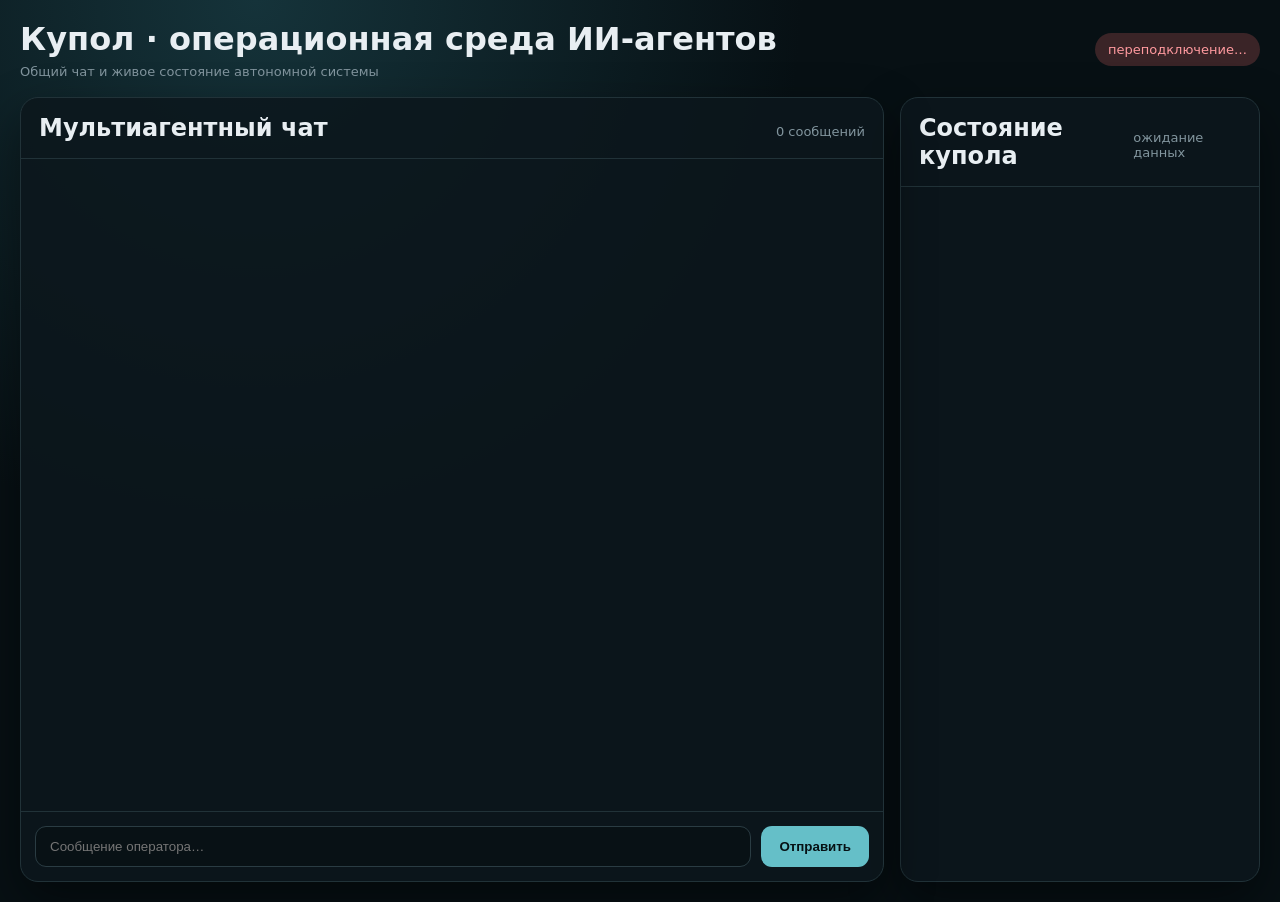
<file: Server/AI_BUS/dome_ai_web/index.html>
<!doctype html><html lang="ru"><head><meta charset="utf-8"><meta name="viewport" content="width=device-width,initial-scale=1"><title>Купол · ИИ-агенты</title><link rel="stylesheet" href="styles.css"></head><body>
<div class="app"><header><div><h1>Купол · операционная среда ИИ-агентов</h1><p>Общий чат и живое состояние автономной системы</p></div><div id="connection" class="badge offline">нет соединения</div></header>
<main><section class="panel chat-panel"><div class="panel-title"><h2>Мультиагентный чат</h2><span id="messageCount">0 сообщений</span></div><div id="chat" class="chat"></div><button id="jump" class="jump">↓ К новым сообщениям</button><form id="composer"><input id="operatorInput" maxlength="2000" placeholder="Сообщение оператора…" autocomplete="off"><button>Отправить</button></form></section>
<aside class="panel"><div class="panel-title"><h2>Состояние купола</h2><span id="updated">ожидание данных</span></div><div id="cards" class="cards"></div></aside></main></div><script src="app.js"></script></body></html>
</file>
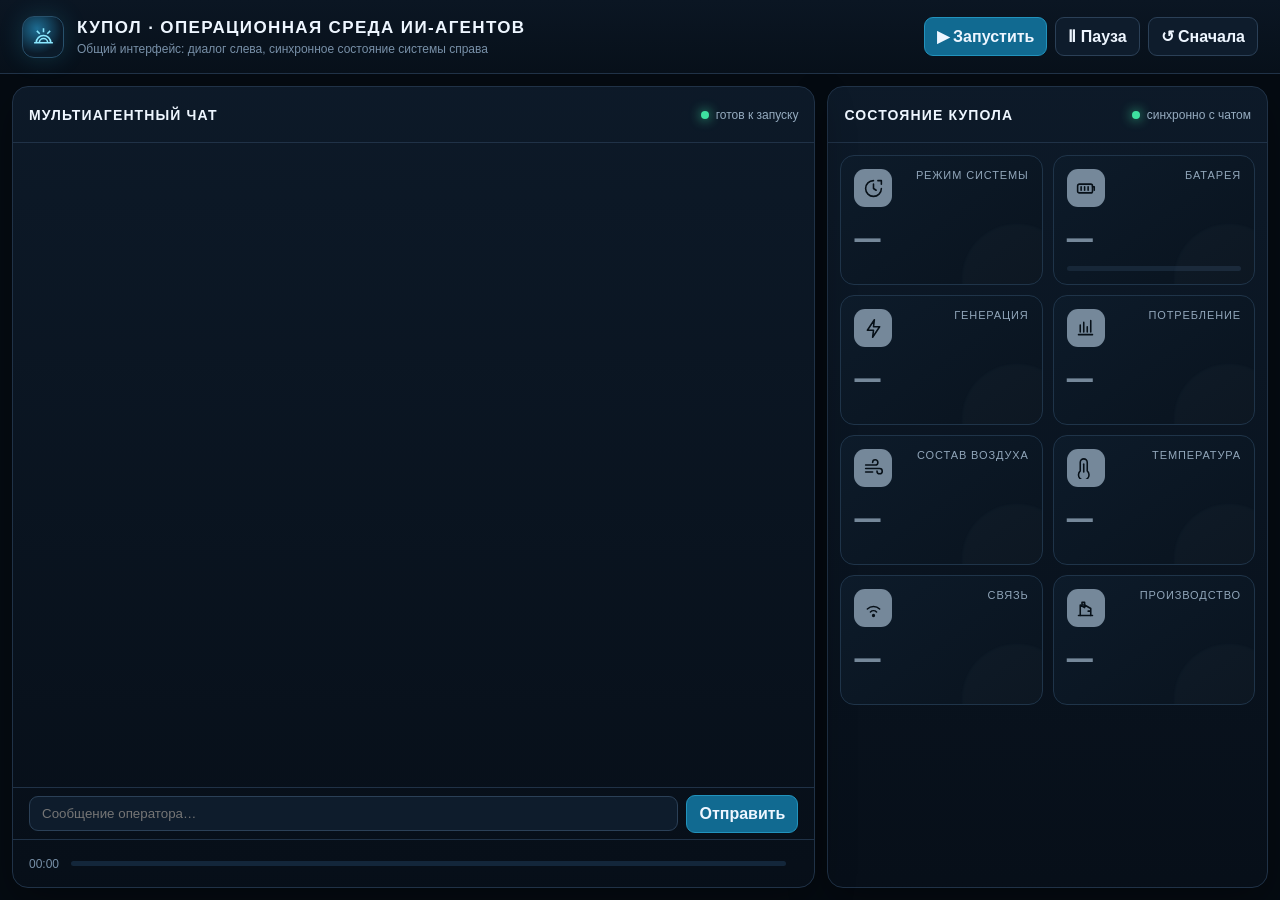
<file: Server/AI_BUS/kupol_ai_chat_source/index.html>
<!doctype html>
<html lang="ru">
<head>
<meta charset="utf-8"><meta name="viewport" content="width=device-width,initial-scale=1">
<title>Купол — общий интерфейс мультиагентного чата</title>
<link rel="stylesheet" href="styles.css">
</head>
<body>
<!--
====================================================================
ФАЙЛ: index.html
====================================================================

Этот файл содержит только структуру интерфейса.

Он подключает:
- styles.css — внешний вид;
- app.js — сценарий, таймер, чат и синхронное обновление параметров.

Основная структура:
1. header — верхняя панель;
2. main.stage — рабочая область;
3. section.chat-panel — чат ИИ-агентов;
4. aside.telemetry-panel — параметры купола.
====================================================================
-->

<div class="app">
<!-- Верхняя панель: название проекта и управление сценарием -->
<header class="header">
 <div class="logo">
   <div class="mark"><svg viewBox="0 0 24 24"><path d="M3 18h18M5 18a7 7 0 0 1 14 0M8 18a4 4 0 0 1 8 0M12 4v4M5.6 6.6l2.8 2.8M18.4 6.6l-2.8 2.8"/></svg></div>
   <div><h1>Купол · операционная среда ИИ-агентов</h1><p>Общий интерфейс: диалог слева, синхронное состояние системы справа</p></div>
 </div>
 <div class="controls">
   <button id="play" class="primary">▶ Запустить</button>
   <button id="pause">Ⅱ Пауза</button>
   <button id="reset">↺ Сначала</button>
 </div>
</header>
<!--
Главная рабочая область.

На широком экране:
- слева находится чат;
- справа находятся карточки параметров.

На узком экране блоки располагаются друг под другом.
-->
<main class="stage">
 <!-- Левая панель: сообщения мультиагентной системы -->
<section class="chat-panel">
   <div class="panel-head"><h2>Мультиагентный чат</h2><div class="live"><i></i><span id="status">готов к запуску</span></div></div>
   <div class="chat" id="chat"></div>
   <button class="jump" id="jump">↓ К новым сообщениям</button>
   <form class="composer" id="composer">
     <input id="operatorInput" type="text" placeholder="Сообщение оператора…" autocomplete="off">
     <button type="submit">Отправить</button>
   </form>
   <div class="timeline"><span id="clock">00:00:00</span><div class="track"><div id="track"></div></div><span id="buffered"></span></div>
 </section>
 <!-- Правая панель: синхронные параметры купола -->
<aside class="telemetry-panel">
   <div class="panel-head"><h2>Состояние купола</h2><div class="live"><i></i><span>синхронно с чатом</span></div></div>
   <div class="cards" id="cards"></div>
 </aside>
</main>
</div>
<script src="app.js" defer></script>
</body></html>
</file>
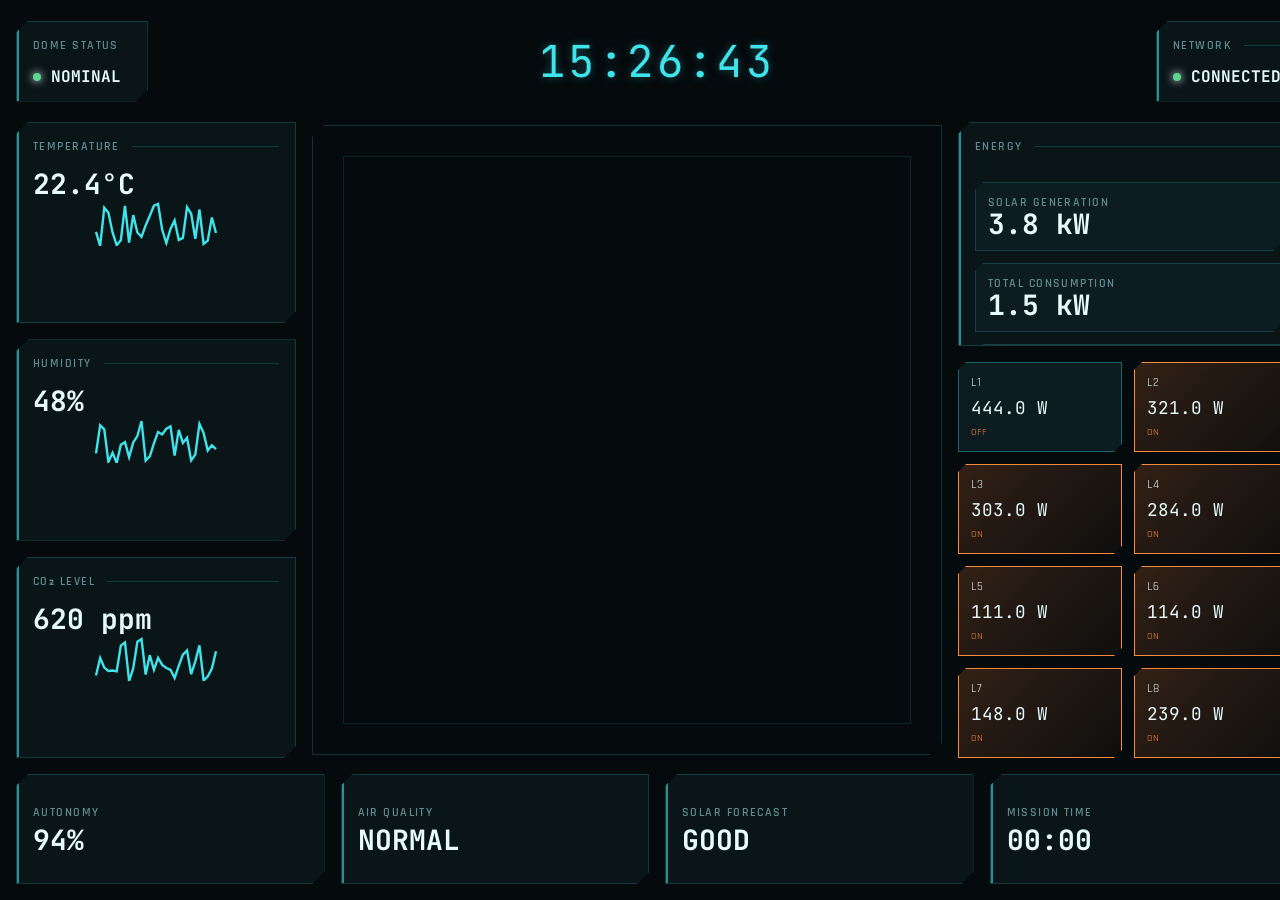
<file: Server/telemetry/face/index.html>
<!DOCTYPE html>
<html lang="en">
<head>

    <meta charset="UTF-8">

    <meta
        name="viewport"
        content="width=device-width,
                 initial-scale=1.0,
                 maximum-scale=1.0,
                 user-scalable=no">

    <title>DOME TELEMETRY</title>

    <link rel="preconnect"
          href="https://fonts.googleapis.com">

    <link rel="preconnect"
          href="https://fonts.gstatic.com"
          crossorigin>

    <link href="https://fonts.googleapis.com/css2?family=Rajdhani:wght@500;600;700&display=swap"
          rel="stylesheet">

    <link href="https://fonts.googleapis.com/css2?family=JetBrains+Mono:wght@500;700&display=swap"
          rel="stylesheet">

    <link rel="stylesheet" href="css/design-system.css">
    <link rel="stylesheet" href="css/reset.css">
    <link rel="stylesheet" href="css/typography.css">
    <link rel="stylesheet" href="css/utilities.css">
    <link rel="stylesheet" href="css/animations.css">
    <link rel="stylesheet" href="css/components.css">
    <link rel="stylesheet" href="css/layout.css">

</head>

<body>

<div class="hud-background"></div>

<div class="telemetry">

    <!-- HEADER -->

    <header class="hud-header">

        <div class="header-left panel">

            <div class="panel__header">
                <span class="ui-label">
                    DOME STATUS
                </span>
            </div>

            <div style="display:flex;align-items:center;gap:10px;">

                <span class="status-dot"></span>

                <span class="value u-data-font">
                    NOMINAL
                </span>

            </div>

        </div>

        <div class="header-center">

            <div
                class="header-clock"
                id="clock">

                00:00:00

            </div>

        </div>

        <div class="header-right panel">

            <div class="panel__header">
                <span class="ui-label">
                    NETWORK
                </span>
            </div>

            <div style="display:flex;align-items:center;gap:10px;">

                <span class="status-dot"></span>

                <span class="value u-data-font">
                    CONNECTED
                </span>

            </div>

        </div>

    </header>

    <!-- LEFT -->

    <aside class="hud-climate">

        <!-- TEMP -->

        <section class="panel">

            <div class="panel__header">
                <span class="ui-label">
                    TEMPERATURE
                </span>
            </div>

            <div class="value value--lg"
                 id="tempValue">

                22.4°C

            </div>

            <svg
                class="sparkline"
                viewBox="0 0 100 40">

                <polyline
                    id="tempSpark">

                </polyline>

            </svg>

        </section>

        <!-- HUMIDITY -->

        <section class="panel">

            <div class="panel__header">
                <span class="ui-label">
                    HUMIDITY
                </span>
            </div>

            <div class="value value--lg"
                 id="humValue">

                45%

            </div>

            <svg
                class="sparkline"
                viewBox="0 0 100 40">

                <polyline
                    id="humSpark">

                </polyline>

            </svg>

        </section>

        <!-- CO2 -->

        <section class="panel">

            <div class="panel__header">
                <span class="ui-label">
                    CO₂ LEVEL
                </span>
            </div>

            <div class="value value--lg"
                 id="co2Value">

                680 ppm

            </div>

            <svg
                class="sparkline"
                viewBox="0 0 100 40">

                <polyline
                    id="co2Spark">

                </polyline>

            </svg>

        </section>

    </aside>

    <!-- CENTER -->

    <main class="hud-center">

        <div class="planet-placeholder">

        </div>

    </main>

    <!-- RIGHT -->

    <aside class="hud-power">

        <section class="panel power-summary">

            <div class="panel__header">

                <span class="ui-label">

                    ENERGY

                </span>

            </div>

            <div class="power-metric">

                <div class="ui-label">
                    SOLAR GENERATION
                </div>

                <div
                    id="solarValue"
                    class="value value--lg">

                    3.8 kW

                </div>

            </div>

            <div class="power-metric">

                <div class="ui-label">
                    TOTAL CONSUMPTION
                </div>

                <div
                    id="loadValue"
                    class="value value--lg">

                    2.9 kW

                </div>

            </div>

            <div class="power-metric">

                <div class="ui-label">
                    BATTERY
                </div>

                <div
                    id="batteryValue"
                    class="value value--lg">

                    87%

                </div>

            </div>

        </section>

        <section
            class="power-grid"
            id="powerGrid">

        </section>

    </aside>

    <!-- FOOTER -->

    <footer class="hud-footer">

        <div class="panel footer-panel">

            <span class="ui-label">

                AUTONOMY

            </span>

            <span class="value value--lg">

                94%

            </span>

        </div>

        <div class="panel footer-panel">

            <span class="ui-label">

                AIR QUALITY

            </span>

            <span class="value value--lg">

                NORMAL

            </span>

        </div>

        <div class="panel footer-panel">

            <span class="ui-label">

                SOLAR FORECAST

            </span>

            <span class="value value--lg">

                GOOD

            </span>

        </div>

        <div class="panel footer-panel">

            <span class="ui-label">

                MISSION TIME

            </span>

            <span
                class="value value--lg"
                id="missionTime">

                00:00

            </span>

        </div>

    </footer>

</div>

<script src="js/app.js"></script>

</body>
</html>
</file>
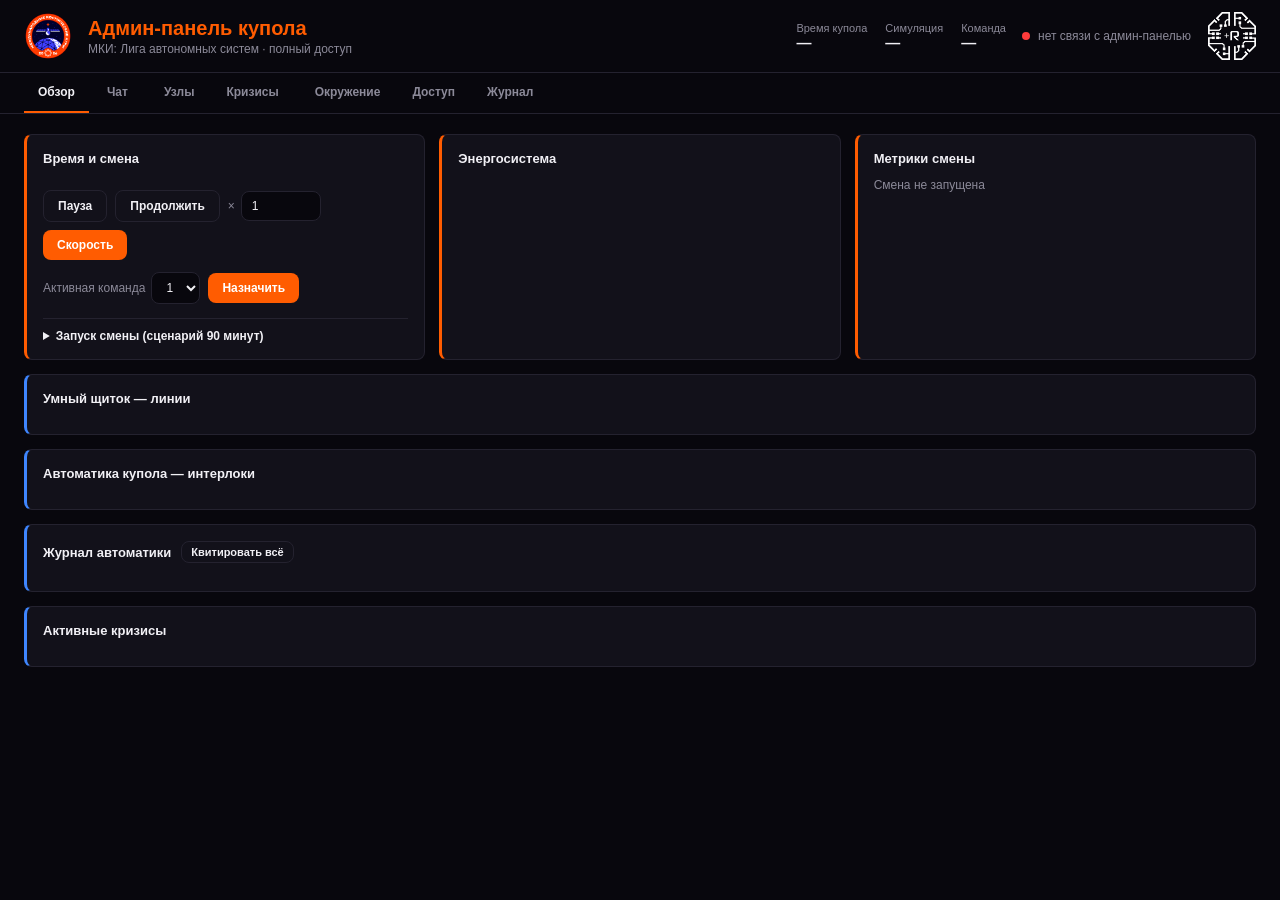
<file: Janus/server/admin/static/index.html>
<!DOCTYPE html>
<html lang="ru">
<head>
<meta charset="utf-8">
<meta name="viewport" content="width=device-width, initial-scale=1">
<title>МКИ 2026 — Админ-панель купола</title>
<link rel="stylesheet" href="css/styles.css">
</head>
<body>
<header class="top">
  <img class="logo" src="assets/logo_1.png" alt="Логотип 1">
  <div class="title">
    <h1>Админ-панель купола</h1>
    <p>МКИ: Лига автономных систем · полный доступ</p>
  </div>
  <div class="clock">
    <div><span>Время купола</span><b id="gameTime">—</b></div>
    <div><span>Симуляция</span><b id="simTime">—</b></div>
    <div><span>Команда</span><b id="activeTeam">—</b></div>
  </div>
  <div class="live" id="live"><i></i><span id="upd">подключение…</span></div>
  <img class="logo" src="assets/logo_2.png" alt="Логотип 2">
</header>

<nav class="tabs" role="tablist">
  <button class="tab active" data-tab="overview" role="tab">Обзор</button>
  <button class="tab" data-tab="chat" role="tab">Чат <em id="chatCount"></em></button>
  <button class="tab" data-tab="nodes" role="tab">Узлы</button>
  <button class="tab" data-tab="crises" role="tab">Кризисы <em id="crisisCount"></em></button>
  <button class="tab" data-tab="env" role="tab">Окружение</button>
  <button class="tab" data-tab="access" role="tab">Доступ</button>
  <button class="tab" data-tab="log" role="tab">Журнал <em id="logCount"></em></button>
</nav>

<main class="content">
  <!-- ============ ОБЗОР ============ -->
  <section class="page active" id="page-overview">
    <div class="grid">
      <article class="card">
        <h2>Время и смена</h2>
        <div class="kvs" id="timeInfo"></div>
        <div class="row">
          <button id="btnPause" class="ghost">Пауза</button>
          <button id="btnResume" class="ghost">Продолжить</button>
          <label class="inline">×<input id="scaleInput" type="number" min="0" max="100" step="0.5" value="1"></label>
          <button id="btnScale">Скорость</button>
        </div>
        <div class="row">
          <label class="inline">Активная команда
            <select id="teamSelect"><option>1</option><option>2</option><option>3</option><option>4</option></select>
          </label>
          <button id="btnTeam">Назначить</button>
        </div>
        <details class="sub">
          <summary>Запуск смены (сценарий 90 минут)</summary>
          <label class="check"><input id="simOperator" type="checkbox" checked> Виртуальный Оператор (задания станков и пайка по программе)</label>
          <label class="block">Параметры (JSON, необязательно)
            <textarea id="shiftParams" rows="3" placeholder='{"seed": 2026, "soc_pct": 64}'></textarea>
          </label>
          <div class="row">
            <button id="btnStartShift" class="danger">Сбросить мир и начать смену</button>
            <button id="btnShiftReport" class="ghost">Отчёт смены</button>
          </div>
        </details>
      </article>

      <article class="card">
        <h2>Энергосистема</h2>
        <div class="tiles" id="energyTiles"></div>
        <div class="kvs" id="energyInfo"></div>
      </article>

      <article class="card">
        <h2>Метрики смены</h2>
        <div id="shiftMetrics" class="kvs"><span class="mut">Смена не запущена</span></div>
      </article>

      <article class="card wide">
        <h2>Умный щиток — линии</h2>
        <div id="panelLines" class="lines-table"></div>
      </article>

      <article class="card wide">
        <h2>Автоматика купола — интерлоки <span class="mut" id="autonomy"></span></h2>
        <div id="interlocks" class="il-table"></div>
      </article>

      <article class="card wide">
        <h2>Журнал автоматики <button id="btnAckAll" class="ghost small">Квитировать всё</button></h2>
        <div id="autoEvents" class="events"></div>
      </article>

      <article class="card wide">
        <h2>Активные кризисы</h2>
        <div id="activeCrisesOverview"></div>
      </article>
    </div>
  </section>

  <!-- ============ ЧАТ ============ -->
  <section class="page" id="page-chat">
    <div class="grid">
      <article class="card wide">
        <h2>Песочница meeting_01 — чат Оператора с агентами
          <button id="btnChatReload" class="ghost small">Обновить</button>
          <button id="btnChatClear" class="ghost small">Очистить историю</button></h2>
        <p class="mut">Сообщения отсюда уходят от имени Оператора купола. Их видят агенты всех команд;
          сообщения активной команды и Оператора учитываются кризисами и метриками смены.</p>
        <div id="chatMsgs" class="events chat-msgs"></div>
        <div class="toolbar">
          <label class="inline">Кому
            <select id="chatTo">
              <option value="">всем</option><option value="team1">команде 1</option><option value="team2">команде 2</option>
              <option value="team3">команде 3</option><option value="team4">команде 4</option>
            </select>
          </label>
          <label class="inline grow"><input id="chatText" type="text" maxlength="4000" placeholder="Сообщение от Оператора… (Enter — отправить)"></label>
          <button id="btnChatSend">Отправить</button>
        </div>
      </article>
    </div>
  </section>

  <!-- ============ УЗЛЫ ============ -->
  <section class="page" id="page-nodes">
    <div class="toolbar">
      <input id="nodeFilter" type="search" placeholder="Фильтр: id, название, система…">
      <label class="check"><input id="showTruth" type="checkbox" checked> Показывать истину рядом с телеметрией агента</label>
      <label class="check"><input id="showHidden" type="checkbox"> Служебные входы control_*</label>
      <span class="legend"><i class="dist"></i> подменено для агента <i class="frozen"></i> заморожено</span>
    </div>
    <div class="grid nodes" id="nodesGrid"></div>
  </section>

  <!-- ============ КРИЗИСЫ ============ -->
  <section class="page" id="page-crises">
    <div class="grid">
      <article class="card wide">
        <h2>Активные</h2>
        <div id="activeCrises"></div>
      </article>
      <article class="card wide">
        <h2>Каталог <span class="mut">(№1–51 — исходный список и бокс ФабЛаб, К1–К13 — каскады)</span></h2>
        <div class="toolbar">
          <input id="crisisFilter" type="search" placeholder="Фильтр кризисов…">
          <label class="inline grow">Параметры запуска (JSON)
            <input id="crisisParams" type="text" placeholder='{"duration_s": 600}'>
          </label>
        </div>
        <div id="crisisCatalog" class="catalog"></div>
      </article>
      <article class="card wide">
        <h2>Отчёты кризисов</h2>
        <div id="crisisReports"></div>
      </article>
      <article class="card wide">
        <h2>Слой телеметрии — подмены и заморозки</h2>
        <div id="telemetryLayer"></div>
      </article>
    </div>
  </section>

  <!-- ============ ОКРУЖЕНИЕ ============ -->
  <section class="page" id="page-env">
    <div class="grid" id="envGrid"></div>
  </section>

  <!-- ============ ДОСТУП ============ -->
  <section class="page" id="page-access">
    <div class="grid">
      <article class="card wide">
        <h2>Права участника (access_policy.json)</h2>
        <div class="row">
          <button id="btnGetPolicy">Загрузить политику</button>
          <button id="btnReloadPolicy" class="ghost">Перечитать файл</button>
        </div>
        <div class="toolbar">
          <select id="policyNode"></select>
          <label class="inline grow">Действия (через запятую или *)
            <input id="policyActions" type="text" placeholder="line_on, line_off">
          </label>
          <label class="check"><input id="policyVisible" type="checkbox" checked> Узел виден</label>
          <button id="btnSetPolicy">Сохранить для узла</button>
        </div>
        <pre id="policyView" class="pre"></pre>
      </article>
    </div>
  </section>

  <!-- ============ ЖУРНАЛ ============ -->
  <section class="page" id="page-log">
    <div class="toolbar"><button id="btnClearLog" class="ghost">Очистить</button></div>
    <div id="log" class="events log"></div>
  </section>
</main>

<div class="modal" id="modal" hidden>
  <div class="modal-box">
    <div class="modal-head"><b id="modalTitle"></b><button id="modalClose" class="ghost small">Закрыть</button></div>
    <pre id="modalBody" class="pre"></pre>
  </div>
</div>
<div id="toast" class="toast" role="status" aria-live="polite"></div>

<script src="js/app.js"></script>
</body>
</html>
</file>
<file: Server/AI_BUS/dome_ai_web/styles.css>
:root{font-family:Inter,system-ui,sans-serif;color:#e8eef2;background:#071014}*{box-sizing:border-box}body{margin:0;background:radial-gradient(circle at 20% 0,#15333a 0,#071014 40%)}.app{min-height:100vh;padding:20px}header{display:flex;justify-content:space-between;align-items:center;gap:20px;margin-bottom:18px}h1,h2,p{margin:0}header p,.panel-title span{color:#82959e;font-size:13px;margin-top:6px}.badge{padding:9px 13px;border-radius:999px;font-size:13px}.online{background:#123d30;color:#75e0b3}.offline{background:#3a2427;color:#ff9a9f}main{display:grid;grid-template-columns:minmax(0,1fr) 360px;gap:16px;height:calc(100vh - 115px)}.panel{background:#0c171cdd;border:1px solid #213238;border-radius:18px;overflow:hidden;box-shadow:0 20px 50px #0007}.chat-panel{display:grid;grid-template-rows:auto 1fr auto;position:relative}.panel-title{padding:16px 18px;border-bottom:1px solid #213238;display:flex;justify-content:space-between;align-items:center}.chat{overflow:auto;padding:18px;scroll-behavior:smooth}.message{max-width:84%;padding:12px 14px;margin-bottom:12px;border-radius:14px;background:#14252b;border-left:3px solid #4e7784}.message.decision{background:#19283a;border-color:#6da6ff}.message.danger{background:#351e23;border-color:#ff646e}.message.system{background:#202428;border-color:#9aa9af}.meta{display:flex;justify-content:space-between;gap:20px;font-size:13px}.meta time{color:#71858e}.text{margin-top:7px;line-height:1.45;color:#dce7eb}form{display:flex;gap:10px;padding:14px;border-top:1px solid #213238}input{flex:1;background:#081115;border:1px solid #2a3c43;border-radius:11px;color:white;padding:12px 14px;outline:none}button{border:0;border-radius:11px;padding:0 18px;background:#65bfc8;color:#061114;font-weight:700;cursor:pointer}.cards{padding:14px;display:grid;gap:10px;overflow:auto;height:calc(100% - 59px)}.card{padding:14px;border:1px solid #294047;border-radius:13px;background:#101e23}.card .label{color:#8ea1a9;font-size:12px;text-transform:uppercase;letter-spacing:.08em}.card .value{font-size:23px;font-weight:750;margin:7px 0}.card .sub{font-size:12px;color:#84979f}.card.ok{border-color:#285b4b}.card.warn{border-color:#7c6531}.card.danger{border-color:#834047}.card.muted{opacity:.65}.jump{display:none;position:absolute;right:22px;bottom:76px;height:34px;padding:0 12px}.jump.show{display:block}@media(max-width:850px){main{grid-template-columns:1fr;height:auto}.chat-panel{height:70vh}.panel:last-child{min-height:500px}.app{padding:10px}header{align-items:flex-start}h1{font-size:20px}}
</file>
<file: Server/AI_BUS/kupol_ai_chat_source/styles.css>
/*
====================================================================
ФАЙЛ: styles.css
====================================================================

Этот файл управляет только внешним видом интерфейса.

Разделы:
1. Цветовая схема.
2. Базовые стили.
3. Сетка приложения.
4. Верхняя панель.
5. Панель чата.
6. Типы сообщений.
7. Панель параметров.
8. Анимации.
9. Адаптивность.
====================================================================
*/

/*
--------------------------------------------------------------------
1. ЦВЕТОВАЯ СХЕМА
--------------------------------------------------------------------
Все основные цвета вынесены в CSS-переменные.
Меняя значения ниже, можно быстро изменить оформление всего сайта.
*/
:root{
 --bg:#050b12;--panel:#0a1420;--panel2:#0d1a29;--line:#203247;--text:#eef6ff;--muted:#7890a8;
 --cyan:#3bd4ff;--green:#3ee0a0;--amber:#ffc857;--red:#ff5d73;--violet:#a58bff;--shadow:0 14px 40px rgba(0,0,0,.32)
}
/*
--------------------------------------------------------------------
2. БАЗОВЫЙ СБРОС
--------------------------------------------------------------------
box-sizing: border-box включает границы и внутренние отступы
в итоговую ширину и высоту элемента.
*/
*{box-sizing:border-box}html,body{margin:0;height:100%;background:var(--bg);color:var(--text);font-family:Inter,Segoe UI,Arial,sans-serif}
body{overflow:hidden}button,select{font:inherit}
/*
--------------------------------------------------------------------
3. ГЛАВНАЯ СЕТКА ПРИЛОЖЕНИЯ
--------------------------------------------------------------------
Приложение занимает всю высоту окна.
Первая строка — шапка.
Вторая строка — рабочая область.
*/
.app{height:100vh;display:grid;grid-template-rows:74px minmax(0,1fr);overflow:hidden}
/*
--------------------------------------------------------------------
4. ВЕРХНЯЯ ПАНЕЛЬ
--------------------------------------------------------------------
Содержит логотип, название, кнопки и выбор скорости.
*/
.header{display:flex;justify-content:space-between;align-items:center;padding:0 22px;border-bottom:1px solid var(--line);background:linear-gradient(180deg,#0b1623,#07101a)}
.logo{display:flex;gap:13px;align-items:center}.mark{width:42px;height:42px;border-radius:12px;border:1px solid #28516c;display:grid;place-items:center;background:radial-gradient(circle at 35% 30%,#1d6c92,#0b1b2a 65%);box-shadow:0 0 24px rgba(59,212,255,.16)}
.mark svg{width:25px;fill:none;stroke:#8be8ff;stroke-width:1.5}.logo h1{font-size:17px;margin:0;letter-spacing:.08em;text-transform:uppercase}.logo p{margin:4px 0 0;color:var(--muted);font-size:12px}
.controls{display:flex;align-items:center;gap:8px}button,select{border:1px solid #2b4057;background:#0e1c2c;color:var(--text);padding:9px 12px;border-radius:9px;font-weight:750;cursor:pointer}button.primary{background:#116a91;border-color:#2293bd}
/*
--------------------------------------------------------------------
5. РАБОЧАЯ ОБЛАСТЬ
--------------------------------------------------------------------
Две колонки:
- широкая колонка для чата;
- более узкая колонка для параметров.
*/
.stage{min-height:0;display:grid;grid-template-columns:minmax(0,1.55fr) minmax(390px,.85fr);gap:12px;padding:12px;overflow:hidden}
.chat-panel,/*
--------------------------------------------------------------------
9. ПАНЕЛЬ ТЕЛЕМЕТРИИ
--------------------------------------------------------------------
Содержит заголовок и сетку карточек параметров.
*/
.telemetry-panel{min-height:0;border:1px solid var(--line);background:linear-gradient(180deg,rgba(13,26,41,.98),rgba(7,15,25,.98));border-radius:16px;box-shadow:var(--shadow);overflow:hidden}
.chat-panel{display:grid;grid-template-rows:56px minmax(0,1fr) 52px 48px}
.panel-head{display:flex;justify-content:space-between;align-items:center;padding:0 16px;border-bottom:1px solid var(--line)}
.panel-head h2{font-size:14px;margin:0;text-transform:uppercase;letter-spacing:.08em}.live{display:flex;align-items:center;gap:7px;color:#96acc0;font-size:12px}.live i{width:8px;height:8px;border-radius:50%;background:var(--green);box-shadow:0 0 12px var(--green)}
/*
--------------------------------------------------------------------
6. ПРОКРУЧИВАЕМАЯ ОБЛАСТЬ ЧАТА
--------------------------------------------------------------------
overflow-y: auto включает ручной вертикальный скролл.
overscroll-behavior не позволяет прокрутке переходить на всю страницу.
*/
.chat{min-height:0;overflow-y:auto;padding:14px 16px 50px;scrollbar-width:thin;scrollbar-color:#355b78 #09131e;overscroll-behavior:contain}
.chat::-webkit-scrollbar{width:13px}.chat::-webkit-scrollbar-track{background:#09131e}.chat::-webkit-scrollbar-thumb{background:#355b78;border-radius:999px;border:3px solid #09131e}
/*
--------------------------------------------------------------------
7. ОДНО СООБЩЕНИЕ
--------------------------------------------------------------------
Сообщение состоит из:
- времени слева;
- текстового блока справа.
*/
.msg{display:grid;grid-template-columns:56px minmax(0,1fr);gap:10px;margin-bottom:11px;animation:rise .3s ease}@keyframes rise{from{opacity:0;transform:translateY(8px)}}
.msg-time{font:11px ui-monospace,Consolas,monospace;color:#617a92;padding-top:7px}
.bubble{padding:11px 13px;border-radius:12px;background:#0b1725;border:1px solid #1d3349}
.meta{display:flex;gap:8px;align-items:center;margin-bottom:6px;flex-wrap:wrap}.tag{font-size:9px;font-weight:900;letter-spacing:.1em;padding:4px 6px;border-radius:5px;background:#17304a;color:#9edfff;text-transform:uppercase}.agent{font-size:13px;font-weight:850}.text{font-size:14px;line-height:1.46;color:#dbe8f4}
/*
--------------------------------------------------------------------
8. ЦВЕТОВЫЕ ТИПЫ СООБЩЕНИЙ
--------------------------------------------------------------------
Тип задаётся атрибутом data-type из JavaScript.
*/
.msg[data-type="warning"] .bubble{border-color:#715b2a;background:#211c12}.msg[data-type="warning"] .tag{background:#7a5b1e;color:#fff0b8}
.msg[data-type="danger"] .bubble{border-color:#7f3040;background:#24131a}.msg[data-type="danger"] .tag{background:#8d2e42;color:white}
.msg[data-type="decision"] .bubble{border-color:#485f9d;background:#121a34}.msg[data-type="decision"] .tag{background:#405da7;color:white}
.msg[data-type="result"] .bubble{border-color:#247151;background:#0d241b}.msg[data-type="result"] .tag{background:#227a58;color:white}
.msg[data-type="system"] .bubble{border-style:dashed;color:#a7bbce}
.composer{display:flex;gap:8px;align-items:center;padding:0 16px;border-top:1px solid var(--line)}
.composer input{flex:1;border:1px solid #2b4057;background:#0e1c2c;color:var(--text);padding:9px 12px;border-radius:9px}
.composer input:focus{outline:none;border-color:var(--cyan)}
.composer button{background:#116a91;border-color:#2293bd}
.timeline{display:grid;grid-template-columns:auto 1fr auto;gap:12px;align-items:center;padding:0 16px;border-top:1px solid var(--line);color:var(--muted);font-size:12px}
#buffered{font:11px ui-monospace,Consolas,monospace}
.track{height:5px;border-radius:99px;background:#13263a;overflow:hidden}.track>div{height:100%;width:0;background:linear-gradient(90deg,var(--cyan),var(--violet));transition:width .18s linear}
.telemetry-panel{display:grid;grid-template-rows:56px minmax(0,1fr)}.cards{min-height:0;overflow:auto;padding:12px;display:grid;grid-template-columns:1fr 1fr;gap:10px;align-content:start;scrollbar-width:thin}
/*
--------------------------------------------------------------------
10. КАРТОЧКА ПАРАМЕТРА
--------------------------------------------------------------------
Каждая карточка отображает:
- иконку;
- название;
- значение;
- пояснение;
- цветовой статус.
*/
.param{position:relative;min-height:130px;border:1px solid #1f3449;background:linear-gradient(145deg,#0d1b2a,#09131e);border-radius:14px;padding:13px;overflow:hidden;transition:.28s ease}
.param::after{content:"";position:absolute;inset:auto -30px -50px auto;width:110px;height:110px;border-radius:50%;background:currentColor;opacity:.04;filter:blur(1px)}
/*
--------------------------------------------------------------------
11. АНИМАЦИЯ ОБНОВЛЕНИЯ
--------------------------------------------------------------------
Класс changed временно добавляется из JavaScript,
когда значение параметра изменилось.
*/
.param.changed{animation:pulse .55s ease}@keyframes pulse{0%{transform:scale(1)}45%{transform:scale(1.025);box-shadow:0 0 30px currentColor}100%{transform:scale(1)}}
.param.ok{color:var(--green)}.param.warn{color:var(--amber)}.param.danger{color:var(--red)}.param.muted{color:#75889a}
.param-top{display:flex;justify-content:space-between;align-items:flex-start;gap:10px}.icon{width:38px;height:38px;display:grid;place-items:center;border-radius:11px;background:currentColor}.icon svg{width:21px;height:21px;fill:none;stroke:#071018;stroke-width:1.8;stroke-linecap:round;stroke-linejoin:round}
.param-label{color:#91a6ba;font-size:11px;text-transform:uppercase;letter-spacing:.08em;text-align:right}.value{font-size:25px;font-weight:950;margin-top:18px;letter-spacing:-.02em}.sub{font-size:12px;color:#8499ad;margin-top:3px}
.meter{height:5px;border-radius:99px;background:#172738;margin-top:12px;overflow:hidden}.meter>div{height:100%;background:currentColor;width:65%;transition:width .4s ease}
.footer-note{position:absolute;left:18px;bottom:13px;color:#4e667d;font:10px ui-monospace,Consolas,monospace}
.jump{position:absolute;right:28px;bottom:68px;z-index:5;display:none;border-radius:99px;background:#153750;border-color:#357398}
.chat-panel{position:relative}
/*
--------------------------------------------------------------------
12. АДАПТИВНОСТЬ
--------------------------------------------------------------------
На планшетах чат и телеметрия располагаются друг под другом.
*/
@media(max-width:980px){body{overflow:auto}.app{height:auto;min-height:100vh}.stage{grid-template-columns:1fr;overflow:visible}.chat-panel{height:72vh}.telemetry-panel{height:auto}.cards{overflow:visible}}
@media(max-width:580px){.header{height:auto;min-height:90px;align-items:flex-start;padding:13px;gap:10px;flex-direction:column}.app{grid-template-rows:auto auto}.controls{flex-wrap:wrap}.cards{grid-template-columns:1fr}.stage{padding:7px}}
</file>
<file: Server/telemetry/face/css/design-system.css>
:root {

    /* ==================================================
       COLORS
       ================================================== */

    --bg-base: #050a0d;
    --bg-panel: #0a1518;
    --bg-panel-alt: #0d1c20;

    --cyan: #3fe3ea;
    --cyan-dim: #1b6469;
    --cyan-glow: rgba(63,227,234,0.35);

    --orange: #ff8a3d;
    --orange-dim: #7a4420;

    --danger: #ff4d4f;
    --ok: #5bd68a;

    --text-primary: #e7fbfc;
    --text-secondary: #5f8a8e;

    --border-line: rgba(63,227,234,0.18);

    /* ==================================================
       TYPOGRAPHY
       ================================================== */

    --font-ui: "Rajdhani", sans-serif;
    --font-data: "JetBrains Mono", monospace;

    --fs-xs: 0.65rem;
    --fs-sm: 0.75rem;
    --fs-base: 0.875rem;
    --fs-md: 1.1rem;
    --fs-lg: 1.75rem;
    --fs-xl: 2.75rem;

    /* ==================================================
       SPACING
       ================================================== */

    --space-unit: 4px;

    --space-1: 4px;
    --space-2: 8px;
    --space-3: 12px;
    --space-4: 16px;
    --space-5: 20px;
    --space-6: 24px;
    --space-8: 32px;
    --space-10: 40px;

    /* ==================================================
       PANELS
       ================================================== */

    --panel-clip:
        polygon(
            12px 0,
            100% 0,
            100% calc(100% - 12px),
            calc(100% - 12px) 100%,
            0 100%,
            0 12px
        );

    --btn-clip:
        polygon(
            8px 0,
            100% 0,
            100% calc(100% - 8px),
            calc(100% - 8px) 100%,
            0 100%,
            0 8px
        );

    /* ==================================================
       EFFECTS
       ================================================== */

    --glow-cyan: 0 0 8px var(--cyan-glow);

    --glow-orange:
        0 0 8px rgba(255,138,61,0.35);

    --transition-fast: 150ms ease;

    --transition-normal: 200ms ease;

    /* ==================================================
       Z-INDEX
       ================================================== */

    --z-base: 1;
    --z-panel: 10;
    --z-overlay: 100;
}
</file>
<file: Server/telemetry/face/css/typography.css>
.ui-label {

    color: var(--text-secondary);

    font-size: var(--fs-sm);

    text-transform: uppercase;

    letter-spacing: 0.12em;

    font-weight: 600;
}

.value {

    font-family: var(--font-data);

    color: var(--text-primary);

    line-height: 1;

    font-weight: 700;
}

.value--lg {
    font-size: var(--fs-lg);
}

.value--xl {
    font-size: var(--fs-xl);
}

.value--danger {
    color: var(--danger);
}

.value--ok {
    color: var(--ok);
}
</file>
<file: Server/telemetry/face/css/utilities.css>
.u-glow {
    box-shadow: var(--glow-cyan);
}

.u-hidden {
    display: none !important;
}

.u-center {
    display: flex;

    justify-content: center;

    align-items: center;
}

.u-data-font {
    font-family: var(--font-data);
}

.u-uppercase {
    text-transform: uppercase;
}

.u-truncate {

    overflow: hidden;

    white-space: nowrap;

    text-overflow: ellipsis;
}
</file>
<file: Server/telemetry/face/css/animations.css>
/* ==========================================================
   ФАЙЛ: animations.css
   НАЗНАЧЕНИЕ: Глобальные CSS-анимации и ключевые кадры
   ДЛЯ: Элементов интерфейса, требующих визуальной обратной связи
   ========================================================== */


/**
 * @keyframes pulse-alert
 * 
 * ОПИСАНИЕ: Анимация пульсации для состояний тревоги/внимания.
 * Создаёт эффект "дыхания" — плавное затухание и возврат к полной видимости.
 * 
 * ПРИМЕНЕНИЕ: Используется совместно с классом .alert-pulse
 * для привлечения внимания пользователя к критическим элементам.
 * 
 * ВИЗУАЛЬНЫЙ ЭФФЕКТ: Элемент мягко мерцает с периодом 1 секунду,
 * снижая прозрачность до 35% в пике затухания.
 */
@keyframes pulse-alert {
    /* Начальное состояние — полная видимость */
    0% {
        opacity: 1;
    }
    /* Пик затухания — элемент становится полупрозрачным,
       но остаётся различимым для сохранения читаемости */
    50% {
        opacity: 0.35;
    }
    /* Возврат к исходной видимости */
    100% {
        opacity: 1;
    }
}

/**
 * @keyframes status-blink
 * 
 * ОПИСАНИЕ: Анимация короткого "моргания" для индикаторов статуса.
 * Более деликатная версия пульсации с меньшей амплитудой.
 * 
 * ПРИМЕНЕНИЕ: Предназначена для индикаторов "живого" состояния
 * (онлайн-статус, активное соединение, работа датчика).
 * 
 * ОТЛИЧИЯ ОТ pulse-alert: Меньшая глубина затухания (до 25%)
 * и чуть более резкий переход, что имитирует "моргание" светодиода.
 */
@keyframes status-blink {
    /* Начальное состояние — полная видимость */
    0% {
        opacity: 1;
    }
    /* Пик затухания — прозрачность падает до 25%,
       создавая эффект короткого "выключения" индикатора */
    50% {
        opacity: .25;
    }
    /* Возврат к полной видимости */
    100% {
        opacity: 1;
    }
}

/**
 * .alert-pulse
 * 
 * ОПИСАНИЕ: Утилитарный класс, подключающий анимацию пульсации
 * к любому HTML-элементу.
 * 
 * ПРИМЕНЕНИЕ: Навешивается на элементы, требующие срочного
 * внимания пользователя: сообщения об ошибках, критические
 * показатели, кнопки подтверждения опасных действий.
 * 
 * ВАЖНО: Анимация запускается сразу при загрузке страницы
 * и повторяется бесконечно (infinite), пока класс присутствует
 * на элементе.
 * 
 * ПРИМЕР ИСПОЛЬЗОВАНИЯ:
 * <div class="alert-pulse">⚠️ Критическая ошибка!</div>
 */
.alert-pulse {
    animation: pulse-alert 1s infinite;
}
</file>
<file: Server/telemetry/face/css/components.css>
/* Здесь начинаются реальные элементы интерфейса */

/* Базовая панель */
.panel {

    position: relative;

    background: var(--bg-panel);

    border: 1px solid var(--border-line);

    clip-path: var(--panel-clip);

    padding: var(--space-4);

    overflow: hidden;
}

.panel::before {

    content: "";

    position: absolute;

    top: 0;
    left: 0;

    width: 2px;

    height: 100%;

    background: var(--cyan);

    opacity: .6;
}

/* Заголовок панели */
.panel__header {

    display: flex;

    align-items: center;

    gap: var(--space-3);

    margin-bottom: var(--space-4);
}

.panel__header::after {

    content: "";

    flex: 1;

    height: 1px;

    background: var(--border-line);
}

/* Value Block */
.value-block {

    display: flex;

    flex-direction: column;

    gap: var(--space-2);
}

/* Sparkline */
.sparkline {

    width: 100%;

    height: 48px;
}

.sparkline polyline {

    fill: none;

    stroke: var(--cyan);

    stroke-width: 2;
}

/* Status Dot */
.status-dot {

    width: 8px;

    height: 8px;

    border-radius: 50%;

    background: var(--ok);

    box-shadow: 0 0 8px currentColor;
}

.status-dot--warning {
    background: var(--orange);
}

.status-dot--danger {

    background: var(--danger);

    animation: status-blink 1s infinite;
}

/* Badge */
.badge {

    display: inline-flex;

    align-items: center;

    justify-content: center;

    min-width: 24px;

    height: 20px;

    padding: 0 8px;

    border: 1px solid var(--cyan);

    color: var(--cyan);

    font-size: var(--fs-xs);

    font-family: var(--font-data);

    clip-path: var(--btn-clip);
}

/* HUD Toggle */
.hud-toggle {

    display: flex;

    flex-direction: column;

    gap: 6px;

    padding: 12px;

    cursor: pointer;

    user-select: none;

    background: var(--bg-panel-alt);

    border: 1px solid var(--cyan-dim);

    clip-path: var(--btn-clip);

    transition: var(--transition-normal);
}

.hud-toggle:hover {

    border-color: var(--cyan);

    box-shadow: var(--glow-cyan);
}

.hud-toggle--on {

    background:
        linear-gradient(
            135deg,
            rgba(255,138,61,.18),
            rgba(255,138,61,.04)
        );

    border-color: var(--orange);

    box-shadow: var(--glow-orange);
}

.hud-toggle__name {

    font-size: var(--fs-sm);

    text-transform: uppercase;

    letter-spacing: .08em;
}

.hud-toggle__power {

    font-family: var(--font-data);

    font-size: var(--fs-md);

    color: var(--text-primary);
}

.hud-toggle__state {

    color: var(--orange);

    font-size: var(--fs-xs);
}
</file>
<file: Server/telemetry/face/css/layout.css>
.telemetry {

    width: 100vw;
    height: 100vh;

    overflow: hidden;

    display: grid;

    grid-template-columns:
        minmax(280px, 18vw)
        1fr
        minmax(340px, 22vw);

    grid-template-rows:
        90px
        1fr
        110px;

    grid-template-areas:
        "header header header"
        "climate center power"
        "footer footer footer";

    gap: var(--space-4);

    padding: var(--space-4);

    background: var(--bg-base);
}

/* Header */
.hud-header {

    grid-area: header;

    display: grid;

    grid-template-columns:
        1fr
        auto
        1fr;

    align-items: center;

    gap: var(--space-4);
}

/* Внутренности Header */
.header-left {
    justify-self: start;
}

.header-center {
    justify-self: center;
}

.header-right {
    justify-self: end;
}

/* Время */
.header-clock {

    font-family: var(--font-data);

    font-size: var(--fs-xl);

    color: var(--cyan);

    text-shadow: var(--glow-cyan);

    letter-spacing: 0.08em;
}

/* Левая колонка */
.hud-climate {

    grid-area: climate;

    display: flex;

    flex-direction: column;

    gap: var(--space-4);

    min-height: 0;
}

/* Растягивание климатических карточек */
.hud-climate .panel {

    flex: 1;
}

/* Центральная зона */
.hud-center {

    grid-area: center;

    position: relative;

    min-height: 0;

    display: flex;

    justify-content: center;

    align-items: center;
}

/* Контейнер планеты */
.planet-placeholder {

    width: min(70vh, 70vw);

    height: min(70vh, 70vw);

    border: 1px solid var(--border-line);

    clip-path: var(--panel-clip);

    position: relative;
}

/* Визуальная разметка центра */
.planet-placeholder::before {

    content: "";

    position: absolute;

    inset: 30px;

    border: 1px solid var(--cyan-dim);

    opacity: .3;
}

/* Правая колонка */
.hud-power {

    grid-area: power;

    display: flex;

    flex-direction: column;

    gap: var(--space-4);

    min-height: 0;

    overflow-y: auto; 
}

/* Сводка энергосистемы */
/* Верхний блок */
.power-summary {

    display: grid;

    grid-template-columns: 1fr;

    gap: var(--space-3);
}
/* Карточка показателя */
.power-metric {

    padding: var(--space-3);

    background: var(--bg-panel-alt);

    border: 1px solid var(--border-line);

    clip-path: var(--btn-clip);
}

/* Сетка каналов щитка */
/* Восемь линий */
.power-grid {

    display: grid;

    grid-template-columns: 1fr 1fr;
    grid-template-rows: repeat(auto-fill, minmax(auto, max-content)); 

    gap: var(--space-3);

    flex: 1;
}

/* Footer */
.hud-footer {

    grid-area: footer;

    display: grid;

    grid-template-columns:
        1fr
        1fr
        1fr
        1fr;

    gap: var(--space-4);
}

/* Нижние панели */
.footer-panel {

    display: flex;

    flex-direction: column;

    justify-content: center;

    gap: 6px;
}

/* Фоновые линии HUD */
.hud-background {

    position: fixed;

    inset: 0;

    pointer-events: none;

    opacity: .2;

    z-index: 0;
}

/* Сетка */
.hud-background::before {

    content: "";

    position: absolute;

    inset: 0;

    background-image:

        linear-gradient(
            rgba(63,227,234,.04) 1px,
            transparent 1px
        ),

        linear-gradient(
            90deg,
            rgba(63,227,234,.04) 1px,
            transparent 1px
        );

    background-size:
        80px 80px,
        80px 80px;
}

.power-grid .power-metric {
    padding: calc(var(--space-3) / 2); /* Уменьшаем отступ в два раза */
    font-size: 0.85rem;                /* Слегка уменьшаем текст внутри */
}
</file>
<file: Janus/server/admin/static/css/styles.css>
/* Палитра и типографика — как у клиентской страницы quest-ai (clients/quest-ai/static/files) */
:root{--bg:#08070d;--card:#12111a;--line:#24222f;--or:#ff5c01;--bl:#002e72;--bl2:#3f86ff;--tx:#f1f0f5;--mut:#8c8a99;--bad:#ff3b3b;--ok:#35c27a;--warn:#ffb020}
*{box-sizing:border-box;margin:0}
html,body{height:100%}
body{background:var(--bg);color:var(--tx);font-family:"Montserrat","Segoe UI",Roboto,Arial,sans-serif;display:flex;flex-direction:column;overflow:hidden;font-size:13px}
.top{display:flex;align-items:center;gap:16px;padding:12px 24px;border-bottom:1px solid var(--line)}
.title{flex:1}
h1{font-size:20px;font-weight:800;color:var(--or)}
.title p{font-size:12px;color:var(--mut);margin-top:2px}
.logo{width:48px;height:48px;border-radius:4px;flex:none;object-fit:contain}
.live{display:flex;align-items:center;gap:8px;font-size:12px;color:var(--mut);min-width:170px}
.live i{width:8px;height:8px;border-radius:50%;background:var(--or);animation:pulse 2s infinite}
.live.off i{background:var(--bad);animation:none}
@keyframes pulse{50%{opacity:.25}}
.clock{display:flex;gap:18px}
.clock div{display:flex;flex-direction:column;font-size:11px;color:var(--mut)}
.clock b{font-size:15px;color:var(--tx);font-weight:700}

.tabs{display:flex;gap:4px;padding:0 24px;border-bottom:1px solid var(--line);overflow-x:auto}
.tab{background:none;color:var(--mut);border:0;border-bottom:2px solid transparent;border-radius:0;padding:12px 14px;font-weight:700;cursor:pointer}
.tab.active{color:var(--tx);border-bottom-color:var(--or)}
.tab em{font-style:normal;color:var(--or);margin-left:4px}

.content{flex:1;min-height:0;overflow-y:auto;padding:20px 24px}
.page{display:none}.page.active{display:block}
.grid{display:grid;grid-template-columns:repeat(auto-fit,minmax(320px,1fr));gap:14px}
.grid.nodes{grid-template-columns:repeat(auto-fill,minmax(360px,1fr));align-items:start}
.card{background:var(--card);border:1px solid var(--line);border-left:3px solid var(--or);border-radius:8px;padding:16px;min-width:0}
.card.wide{grid-column:1/-1;border-left-color:var(--bl2)}
.card.frozen{border-left-color:var(--mut);opacity:.85}
.card.alarm{border-left-color:var(--bad)}
h2{font-size:13px;font-weight:700;margin-bottom:12px;display:flex;align-items:center;gap:10px;flex-wrap:wrap}
h3{font-size:12px;font-weight:700;color:var(--mut);margin:12px 0 6px;text-transform:uppercase;letter-spacing:.04em}
.mut{color:var(--mut);font-weight:400;font-size:12px}

.tiles{display:grid;grid-template-columns:repeat(auto-fit,minmax(120px,1fr));gap:10px;margin-bottom:10px}
.tile{background:var(--bg);border:1px solid var(--line);border-radius:6px;padding:12px}
.tile span{display:block;font-size:11px;color:var(--mut)}
.tile b{font-size:22px;font-weight:800}
.tile.warn b{color:var(--or)}.tile.bad b{color:var(--bad)}.tile.good b{color:var(--ok)}

.kvs{display:grid;grid-template-columns:1fr auto;gap:4px 12px;font-size:12px}
.kvs span{color:var(--mut)}
.kvs b{font-weight:600;text-align:right;word-break:break-word}

.badge{display:inline-block;font-size:11px;font-weight:700;padding:2px 9px;border-radius:12px;background:var(--bl);color:#fff;white-space:nowrap}
.badge.on,.badge.ok{background:var(--or)}
.badge.good{background:#155c3a}
.badge.bad{background:var(--bad)}
.badge.warn{background:#7a3a00}
.badge.mute{background:var(--line);color:var(--mut)}
.badge.real{background:var(--bl2)}

.row{display:flex;flex-wrap:wrap;align-items:center;gap:8px;margin-top:12px}
.toolbar{display:flex;flex-wrap:wrap;align-items:center;gap:12px;margin-bottom:14px}
.toolbar input[type=search]{min-width:260px}
.legend{display:flex;align-items:center;gap:6px;font-size:12px;color:var(--mut)}
.legend i{display:inline-block;width:10px;height:10px;border-radius:2px;margin-left:8px}
.legend i.dist{background:var(--or)}.legend i.frozen{background:var(--mut)}

button{background:var(--or);color:#fff;border:0;border-radius:8px;padding:8px 14px;font:inherit;font-size:12px;font-weight:700;cursor:pointer}
button.ghost{background:transparent;border:1px solid var(--line);color:var(--tx)}
button.ghost:hover{border-color:var(--or)}
button.blue{background:var(--bl2)}
button.danger{background:var(--bad)}
button.small{padding:4px 9px;font-size:11px}
button:disabled{opacity:.5;cursor:default}
input,select,textarea{background:var(--bg);color:var(--tx);border:1px solid var(--line);border-radius:8px;padding:7px 10px;font:inherit;font-size:12px}
textarea{width:100%;resize:vertical}
input[type=number]{width:80px}
input[type=checkbox]{accent-color:var(--or)}
label.inline{display:flex;align-items:center;gap:6px;color:var(--mut);font-size:12px}
label.inline.grow{flex:1}label.inline.grow input{flex:1}
label.block{display:block;color:var(--mut);font-size:12px;margin-top:10px}
label.block textarea{margin-top:4px}
label.check{display:flex;align-items:center;gap:6px;color:var(--mut);font-size:12px;margin-top:8px}
.toolbar label.check{margin-top:0}
input:focus-visible,select:focus-visible,textarea:focus-visible,button:focus-visible{outline:2px solid var(--bl2);outline-offset:2px}
details.sub{margin-top:14px;border-top:1px solid var(--line);padding-top:10px}
details.sub summary{cursor:pointer;font-weight:700;font-size:12px}

table{width:100%;border-collapse:collapse;font-size:12px}
th{text-align:left;color:var(--mut);font-weight:600;padding:6px 8px;border-bottom:1px solid var(--line);white-space:nowrap}
td{padding:6px 8px;border-bottom:1px solid var(--line);vertical-align:top}
tr:last-child td{border-bottom:0}
td.num{text-align:right;font-variant-numeric:tabular-nums}
td.acts{white-space:nowrap}
td.acts button{margin-right:4px}
.track{height:6px;background:var(--bl);border-radius:3px;overflow:hidden;min-width:60px}
.track>div{height:100%;background:var(--or);transition:width .6s}

.nodehead{display:flex;align-items:flex-start;gap:8px;margin-bottom:8px}
.nodehead .nt{flex:1;min-width:0}
.nodehead .nt b{display:block;font-size:13px}
.nodehead .nt span{font-size:11px;color:var(--mut)}
.nkv{display:grid;grid-template-columns:minmax(120px,40%) 1fr;gap:2px 10px;font-size:12px;max-height:340px;overflow-y:auto;padding-right:4px}
.nkv span{color:var(--mut);word-break:break-all}
.nkv b{font-weight:500;word-break:break-word;font-variant-numeric:tabular-nums}
.nkv b.dist{color:var(--or);font-weight:700}
.nkv b small{color:var(--mut);font-weight:400;margin-left:6px}
.nkv b.null{color:var(--bad)}
.ctl{display:grid;grid-template-columns:1fr 1fr auto;gap:6px;margin-top:12px;border-top:1px solid var(--line);padding-top:10px}
.ctl select,.ctl input{min-width:0}
.ctl .hint{grid-column:1/-1;font-size:11px;color:var(--mut)}

.catalog{display:grid;grid-template-columns:repeat(auto-fill,minmax(300px,1fr));gap:8px}
.crisis{display:flex;align-items:center;gap:8px;background:var(--bg);border:1px solid var(--line);border-radius:6px;padding:8px 10px}
.crisis .ct{flex:1;min-width:0}
.crisis .ct b{display:block;font-size:12px}
.crisis .ct span{font-size:11px;color:var(--mut)}
.crisis.active{border-color:var(--or)}

.events{display:flex;flex-direction:column;gap:4px;max-height:320px;overflow-y:auto;font-size:12px}
.events.log{max-height:none}
.ev{display:grid;grid-template-columns:70px 120px 1fr auto;gap:10px;align-items:start;padding:6px 8px;background:var(--bg);border:1px solid var(--line);border-radius:6px}
.ev time{color:var(--mut)}
.ev.bad{border-color:var(--bad)}.ev.ok{border-color:#1f3d2d}
.ev code{white-space:pre-wrap;word-break:break-word;font-family:Consolas,monospace;font-size:11px;color:var(--mut)}
.chat-msgs{max-height:60vh;min-height:200px;font-size:13px;margin-bottom:10px}
.chat-msgs .ev{grid-template-columns:70px minmax(140px,220px) 1fr auto}
.chat-msgs .ev.mute{opacity:.7}
.chat-text{white-space:pre-wrap;word-break:break-word}
.pre{background:var(--bg);border:1px solid var(--line);border-radius:6px;padding:12px;font-family:Consolas,monospace;font-size:11px;white-space:pre-wrap;word-break:break-word;max-height:60vh;overflow:auto}

.modal{position:fixed;inset:0;background:rgba(0,0,0,.7);display:flex;align-items:center;justify-content:center;z-index:10;padding:20px}
.modal[hidden]{display:none}
.modal-box{background:var(--card);border:1px solid var(--line);border-left:3px solid var(--or);border-radius:8px;padding:16px;width:min(900px,100%);max-height:90vh;display:flex;flex-direction:column;gap:10px}
.modal-head{display:flex;justify-content:space-between;align-items:center}
.modal-box .pre{max-height:75vh}
.toast{position:fixed;right:20px;bottom:20px;background:var(--card);border:1px solid var(--line);border-left:3px solid var(--or);border-radius:8px;padding:10px 14px;max-width:420px;font-size:12px;opacity:0;transform:translateY(10px);transition:.25s;pointer-events:none;z-index:20}
.toast.show{opacity:1;transform:none}
.toast.bad{border-left-color:var(--bad)}

@media(max-width:900px){body{overflow:auto}.top{flex-wrap:wrap}.clock{order:5;width:100%}.content{overflow:visible}}
@media(prefers-reduced-motion:reduce){*{animation:none!important;transition:none!important}}
</file>
